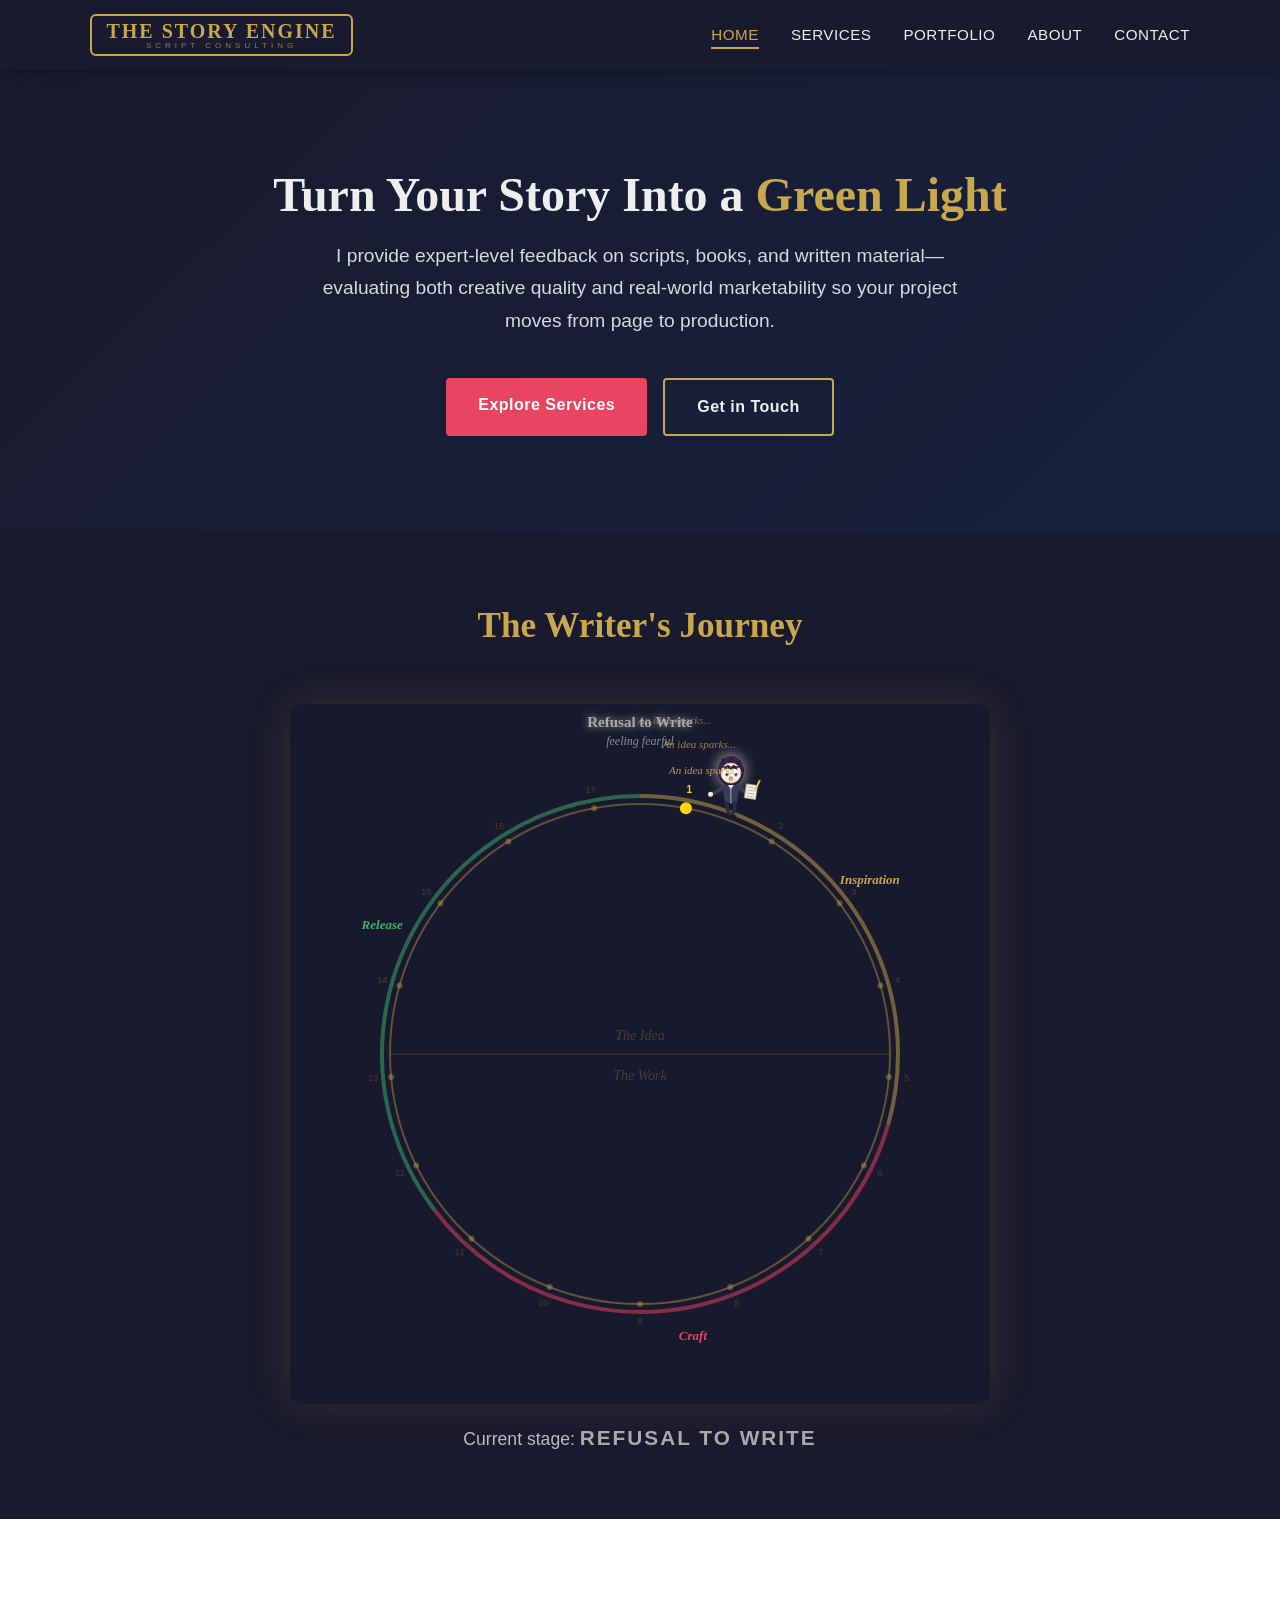
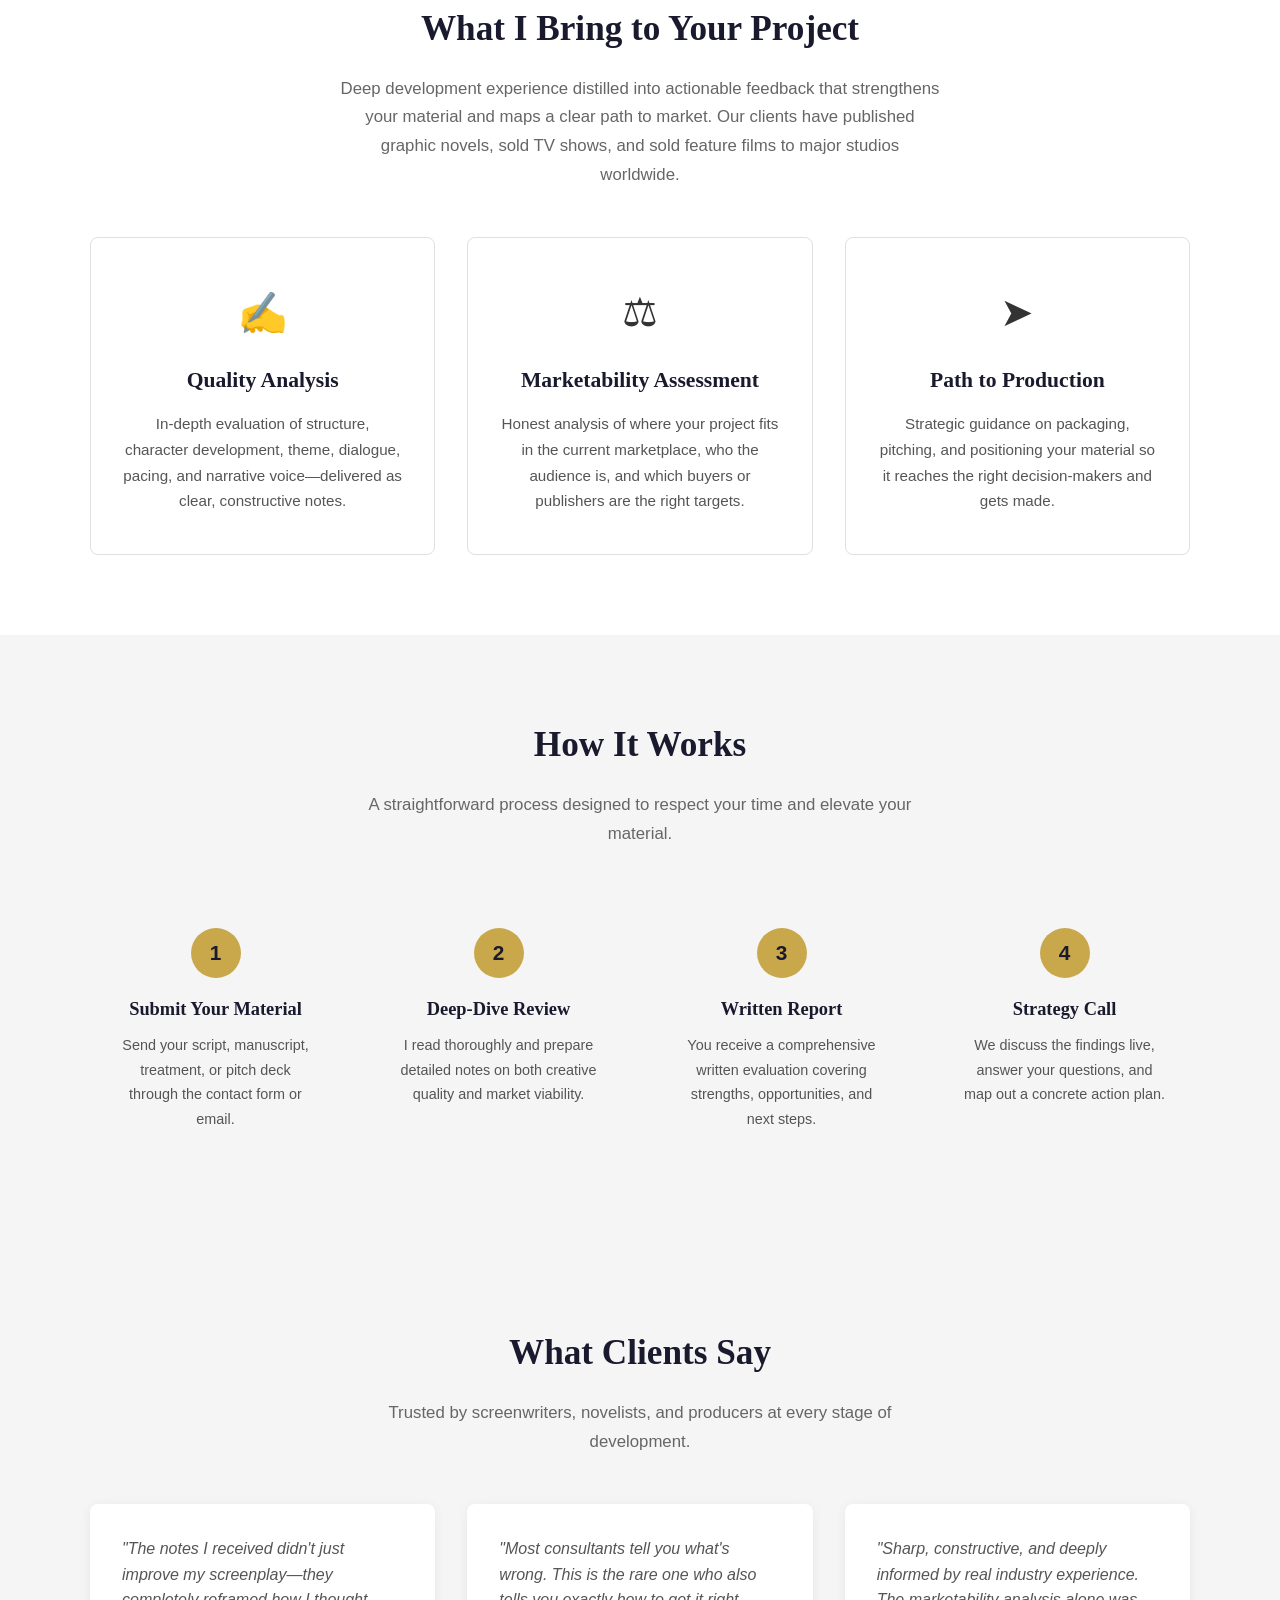
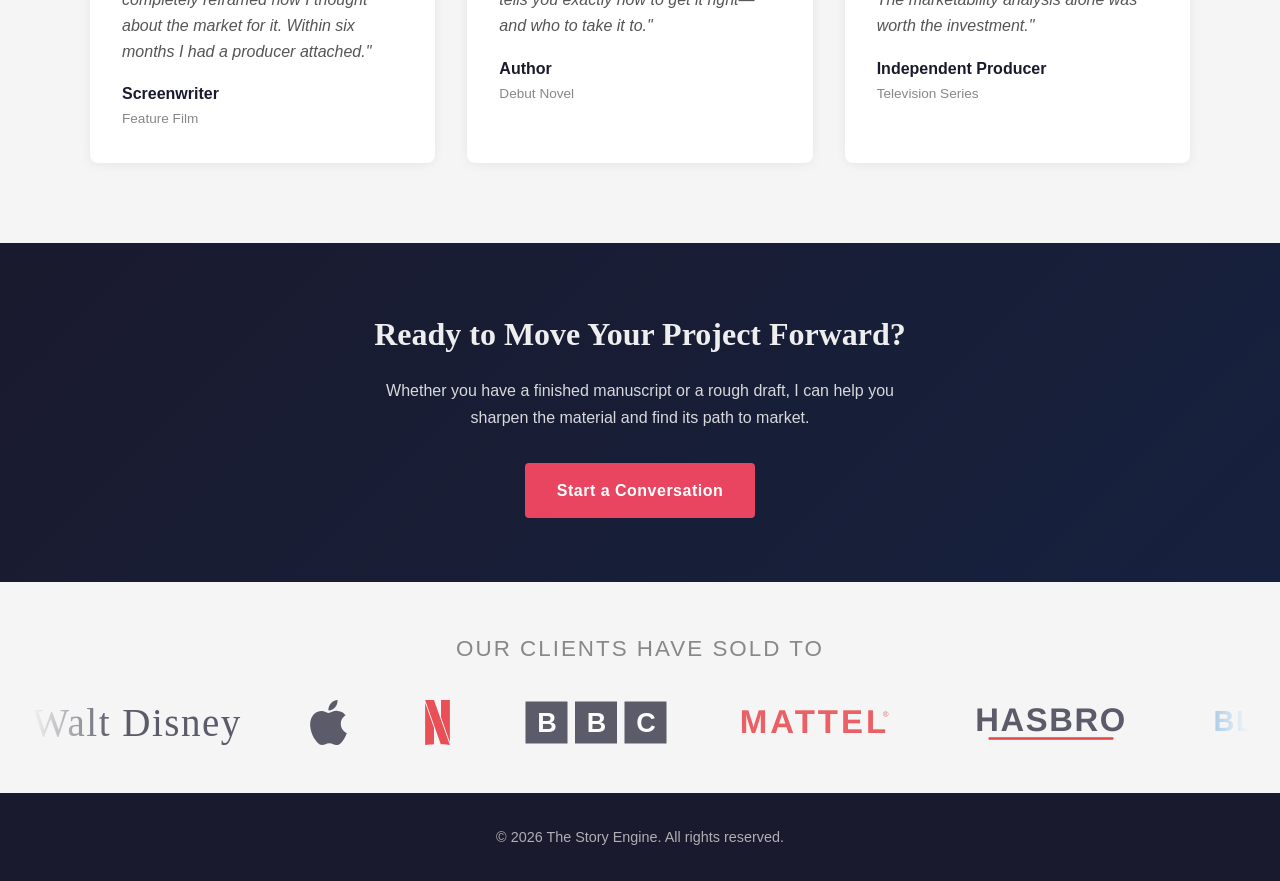
<file: index.html>
<!DOCTYPE html>
<html lang="en">
<head>
    <meta charset="UTF-8">
    <meta name="viewport" content="width=device-width, initial-scale=1.0">
    <link rel="stylesheet" href="styles.css">
    <title>The Story Engine | Script Consulting &amp; Development</title>
    <meta name="description" content="The Story Engine &mdash; Script consulting and development. Expert feedback on scripts, books, and written material to get your project made.">
</head>
<body>
    <header>
        <div class="header-inner">
            <div class="logo">
                <a href="index.html">
                    <span class="logo-badge">
                        <span class="logo-mark">
                            <span class="logo-main">The Story Engine</span>
                            <span class="logo-bottom">Script Consulting</span>
                        </span>
                    </span>
                </a>
            </div>
            <button class="nav-toggle" aria-label="Toggle navigation" onclick="document.querySelector('nav ul').classList.toggle('open')">&#9776;</button>
            <nav>
                <ul>
                    <li><a href="index.html" class="active">Home</a></li>
                    <li><a href="services.html">Services</a></li>
                    <li><a href="portfolio.html">Portfolio</a></li>
                    <li><a href="about.html">About</a></li>
                    <li><a href="contact.html">Contact</a></li>
                </ul>
            </nav>
        </div>
    </header>

    <!-- Hero -->
    <section class="hero">
        <h1>Turn Your Story Into a <span>Green Light</span></h1>
        <p class="tagline">
            I provide expert-level feedback on scripts, books, and written material&mdash;evaluating
            both creative quality and real-world marketability so your project moves from page to production.
        </p>
        <div class="cta-group">
            <a href="services.html" class="btn btn-primary">Explore Services</a>
            <a href="contact.html" class="btn btn-outline">Get in Touch</a>
        </div>
    </section>

    <!-- Hero's Journey Game -->
    <section class="trait-game-section">
        <div class="container" style="text-align:center;">
            <h2 class="section-title">The Writer's Journey</h2>
            <p class="section-subtitle"></p>
            <div class="trait-game-wrap">
                <canvas id="trait-game"></canvas>
            </div>
            <p class="trait-current">Current stage: <span id="trait-display">&mdash;</span></p>
        </div>
    </section>
    <script src="trait-game.js"></script>

    <!-- What I Do -->
    <section>
        <div class="container">
            <h2 class="section-title">What I Bring to Your Project</h2>
            <p class="section-subtitle">
                Deep development experience distilled into actionable feedback
                that strengthens your material and maps a clear path to market.
                Our clients have published graphic novels, sold TV shows, and sold feature films to major studios worldwide.
            </p>
            <div class="services-grid">
                <div class="service-card">
                    <div class="icon">&#9997;</div>
                    <h3>Quality Analysis</h3>
                    <p>
                        In-depth evaluation of structure, character development, theme,
                        dialogue, pacing, and narrative voice&mdash;delivered as clear, constructive notes.
                    </p>
                </div>
                <div class="service-card">
                    <div class="icon">&#9878;</div>
                    <h3>Marketability Assessment</h3>
                    <p>
                        Honest analysis of where your project fits in the current marketplace,
                        who the audience is, and which buyers or publishers are the right targets.
                    </p>
                </div>
                <div class="service-card">
                    <div class="icon">&#10148;</div>
                    <h3>Path to Production</h3>
                    <p>
                        Strategic guidance on packaging, pitching, and positioning your
                        material so it reaches the right decision-makers and gets made.
                    </p>
                </div>
            </div>
        </div>
    </section>

    <!-- How It Works -->
    <section style="background: var(--color-light);">
        <div class="container">
            <h2 class="section-title">How It Works</h2>
            <p class="section-subtitle">A straightforward process designed to respect your time and elevate your material.</p>
            <div class="process-steps">
                <div class="step">
                    <h3>Submit Your Material</h3>
                    <p>Send your script, manuscript, treatment, or pitch deck through the contact form or email.</p>
                </div>
                <div class="step">
                    <h3>Deep-Dive Review</h3>
                    <p>I read thoroughly and prepare detailed notes on both creative quality and market viability.</p>
                </div>
                <div class="step">
                    <h3>Written Report</h3>
                    <p>You receive a comprehensive written evaluation covering strengths, opportunities, and next steps.</p>
                </div>
                <div class="step">
                    <h3>Strategy Call</h3>
                    <p>We discuss the findings live, answer your questions, and map out a concrete action plan.</p>
                </div>
            </div>
        </div>
    </section>

    <!-- Testimonials -->
    <section class="testimonials">
        <div class="container">
            <h2 class="section-title">What Clients Say</h2>
            <p class="section-subtitle">Trusted by screenwriters, novelists, and producers at every stage of development.</p>
            <div class="testimonial-grid">
                <div class="testimonial">
                    <blockquote>
                        "The notes I received didn't just improve my screenplay&mdash;they completely
                        reframed how I thought about the market for it. Within six months I had a producer attached."
                    </blockquote>
                    <div class="author">Screenwriter</div>
                    <div class="role">Feature Film</div>
                </div>
                <div class="testimonial">
                    <blockquote>
                        "Most consultants tell you what's wrong. This is the rare one who also
                        tells you exactly how to get it right&mdash;and who to take it to."
                    </blockquote>
                    <div class="author">Author</div>
                    <div class="role">Debut Novel</div>
                </div>
                <div class="testimonial">
                    <blockquote>
                        "Sharp, constructive, and deeply informed by real industry experience.
                        The marketability analysis alone was worth the investment."
                    </blockquote>
                    <div class="author">Independent Producer</div>
                    <div class="role">Television Series</div>
                </div>
            </div>
        </div>
    </section>

    <!-- CTA -->
    <section class="cta-banner">
        <h2>Ready to Move Your Project Forward?</h2>
        <p>Whether you have a finished manuscript or a rough draft, I can help you sharpen the material and find its path to market.</p>
        <a href="contact.html" class="btn btn-primary">Start a Conversation</a>
    </section>

    <!-- Client Logos Rolling Banner -->
    <section class="client-banner">
        <h2 class="section-title">Our Clients Have Sold To</h2>
        <div class="marquee-wrapper">
            <div class="marquee-track">
                <img class="marquee-logo" src="logos/disney.svg" alt="Disney">
                <img class="marquee-logo" src="logos/apple.svg" alt="Apple">
                <img class="marquee-logo" src="logos/netflix.svg" alt="Netflix">
                <img class="marquee-logo" src="logos/bbc.svg" alt="BBC">
                <img class="marquee-logo" src="logos/mattel.svg" alt="Mattel">
                <img class="marquee-logo" src="logos/hasbro.svg" alt="Hasbro">
                <img class="marquee-logo" src="logos/bluezoo.svg" alt="Blue Zoo">
                <img class="marquee-logo" src="logos/amazon.svg" alt="Amazon">
                <img class="marquee-logo" src="logos/pbs.svg" alt="PBS">
                <img class="marquee-logo" src="logos/sony.svg" alt="Sony">
                <img class="marquee-logo" src="logos/nickelodeon.svg" alt="Nickelodeon">
                <img class="marquee-logo" src="logos/warnerbros.svg" alt="Warner Bros.">
                <!-- Duplicate for seamless loop -->
                <img class="marquee-logo" src="logos/disney.svg" alt="Disney">
                <img class="marquee-logo" src="logos/apple.svg" alt="Apple">
                <img class="marquee-logo" src="logos/netflix.svg" alt="Netflix">
                <img class="marquee-logo" src="logos/bbc.svg" alt="BBC">
                <img class="marquee-logo" src="logos/mattel.svg" alt="Mattel">
                <img class="marquee-logo" src="logos/hasbro.svg" alt="Hasbro">
                <img class="marquee-logo" src="logos/bluezoo.svg" alt="Blue Zoo">
                <img class="marquee-logo" src="logos/amazon.svg" alt="Amazon">
                <img class="marquee-logo" src="logos/pbs.svg" alt="PBS">
                <img class="marquee-logo" src="logos/sony.svg" alt="Sony">
                <img class="marquee-logo" src="logos/nickelodeon.svg" alt="Nickelodeon">
                <img class="marquee-logo" src="logos/warnerbros.svg" alt="Warner Bros.">
            </div>
        </div>
    </section>

    <footer>
        <p>&copy; 2026 The Story Engine. All rights reserved.</p>
    </footer>
</body>
</html>
</file>
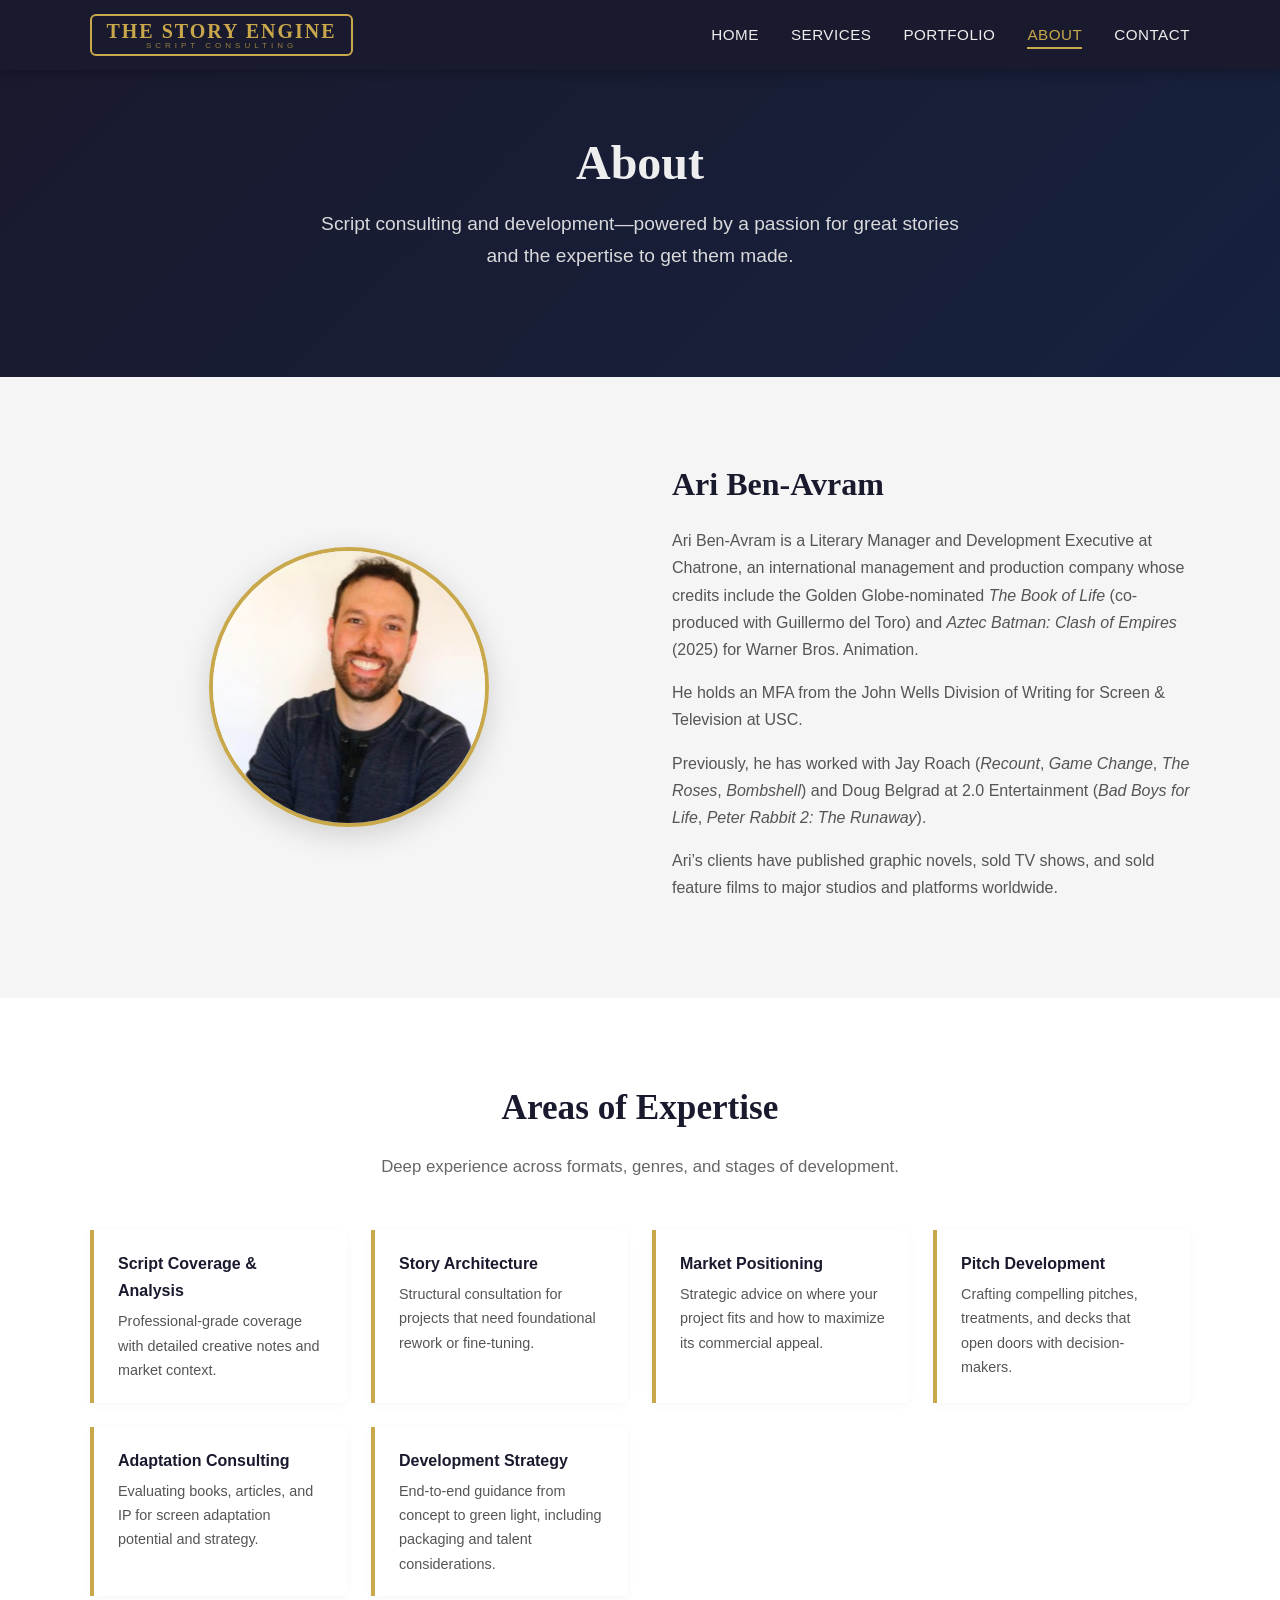
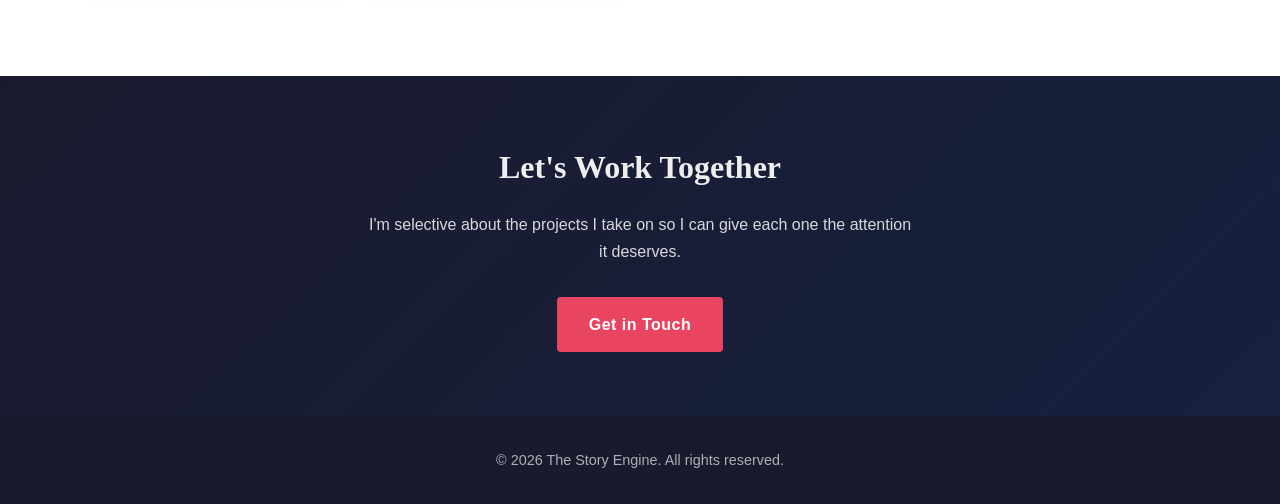
<file: about.html>
<!DOCTYPE html>
<html lang="en">
<head>
    <meta charset="UTF-8">
    <meta name="viewport" content="width=device-width, initial-scale=1.0">
    <link rel="stylesheet" href="styles.css">
    <title>About | The Story Engine</title>
    <meta name="description" content="Ari Ben-Avram is a Script Consultant and Development Executive at Chatrone. Learn about The Story Engine.">
</head>
<body>
    <header>
        <div class="header-inner">
            <div class="logo">
                <a href="index.html">
                    <span class="logo-badge">
                        <span class="logo-mark">
                            <span class="logo-main">The Story Engine</span>
                            <span class="logo-bottom">Script Consulting</span>
                        </span>
                    </span>
                </a>
            </div>
            <button class="nav-toggle" aria-label="Toggle navigation" onclick="document.querySelector('nav ul').classList.toggle('open')">&#9776;</button>
            <nav>
                <ul>
                    <li><a href="index.html">Home</a></li>
                    <li><a href="services.html">Services</a></li>
                    <li><a href="portfolio.html">Portfolio</a></li>
                    <li><a href="about.html" class="active">About</a></li>
                    <li><a href="contact.html">Contact</a></li>
                </ul>
            </nav>
        </div>
    </header>

    <!-- Page Hero -->
    <section class="hero" style="padding: 4rem 2rem;">
        <h1>About</h1>
        <p class="tagline">Script consulting and development&mdash;powered by a passion for great stories and the expertise to get them made.</p>
    </section>

    <!-- Bio -->
    <section class="about-intro">
        <div class="container two-col">
            <div class="about-photo-col">
                <img src="images/ari.jpg" alt="Ari Ben-Avram" class="about-headshot">
            </div>
            <div class="text">
                <h2>Ari Ben-Avram</h2>
                <p>
                    Ari Ben-Avram is a Literary Manager and Development Executive at Chatrone,
                    an international management and production company whose credits include the
                    Golden Globe-nominated <em>The Book of Life</em> (co-produced with Guillermo
                    del Toro) and <em>Aztec Batman: Clash of Empires</em> (2025) for Warner Bros. Animation.
                </p>
                <p>
                    He holds an MFA from the John Wells Division of Writing for Screen &amp; Television at USC.
                </p>
                <p>
                    Previously, he has worked with Jay Roach (<em>Recount</em>, <em>Game Change</em>,
                    <em>The Roses</em>, <em>Bombshell</em>) and Doug Belgrad at 2.0 Entertainment
                    (<em>Bad Boys for Life</em>, <em>Peter Rabbit 2: The Runaway</em>).
                </p>
                <p>
                    Ari&rsquo;s clients have published graphic novels, sold TV shows, and sold feature films
                    to major studios and platforms worldwide.
                </p>
            </div>
        </div>
    </section>

    <!-- Expertise -->
    <section>
        <div class="container">
            <h2 class="section-title">Areas of Expertise</h2>
            <p class="section-subtitle">Deep experience across formats, genres, and stages of development.</p>
            <div class="expertise-list">
                <div class="expertise-item">
                    <h4>Script Coverage &amp; Analysis</h4>
                    <p>Professional-grade coverage with detailed creative notes and market context.</p>
                </div>
                <div class="expertise-item">
                    <h4>Story Architecture</h4>
                    <p>Structural consultation for projects that need foundational rework or fine-tuning.</p>
                </div>
                <div class="expertise-item">
                    <h4>Market Positioning</h4>
                    <p>Strategic advice on where your project fits and how to maximize its commercial appeal.</p>
                </div>
                <div class="expertise-item">
                    <h4>Pitch Development</h4>
                    <p>Crafting compelling pitches, treatments, and decks that open doors with decision-makers.</p>
                </div>
                <div class="expertise-item">
                    <h4>Adaptation Consulting</h4>
                    <p>Evaluating books, articles, and IP for screen adaptation potential and strategy.</p>
                </div>
                <div class="expertise-item">
                    <h4>Development Strategy</h4>
                    <p>End-to-end guidance from concept to green light, including packaging and talent considerations.</p>
                </div>
            </div>
        </div>
    </section>

    <!-- CTA -->
    <section class="cta-banner">
        <h2>Let's Work Together</h2>
        <p>I'm selective about the projects I take on so I can give each one the attention it deserves.</p>
        <a href="contact.html" class="btn btn-primary">Get in Touch</a>
    </section>

    <footer>
        <p>&copy; 2026 The Story Engine. All rights reserved.</p>
    </footer>
</body>
</html>
</file>
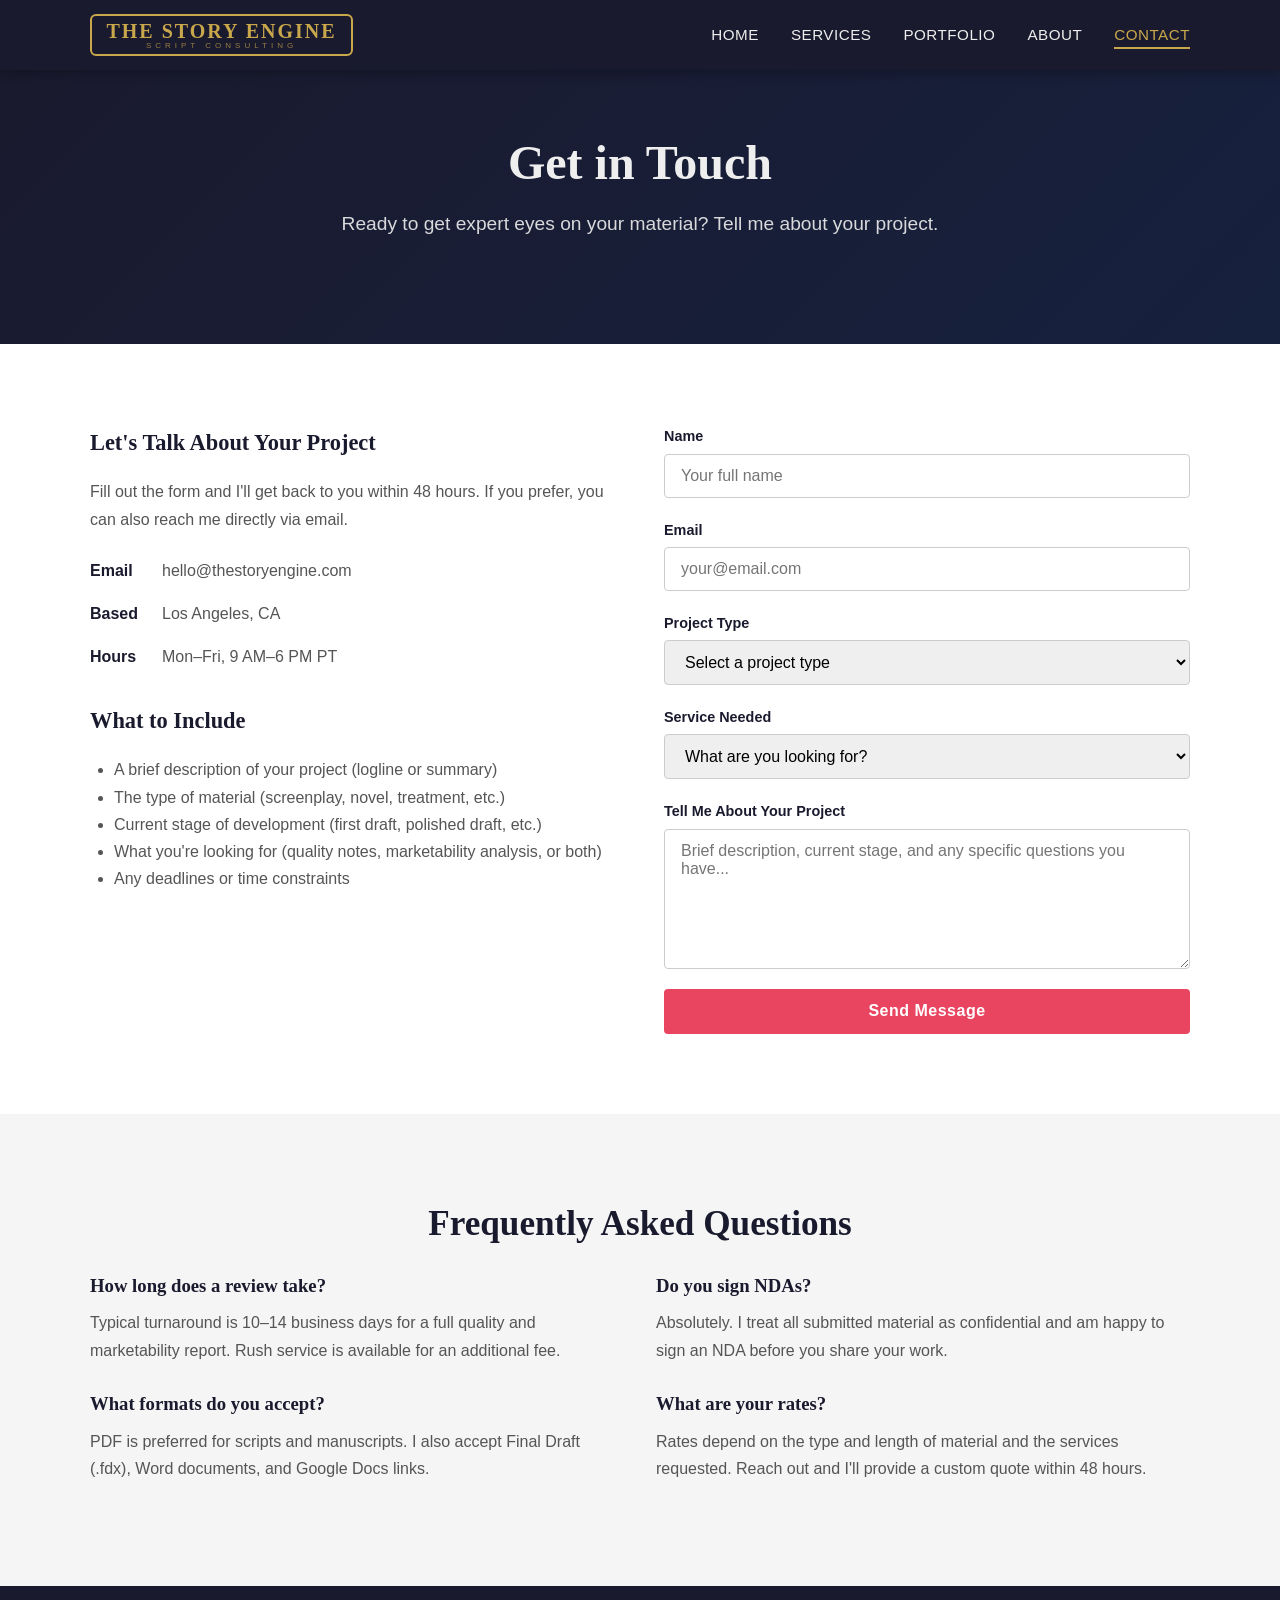
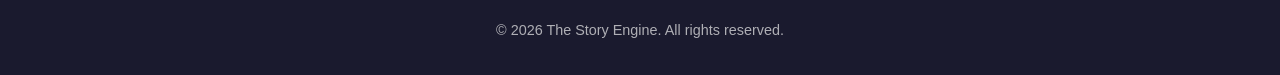
<file: contact.html>
<!DOCTYPE html>
<html lang="en">
<head>
    <meta charset="UTF-8">
    <meta name="viewport" content="width=device-width, initial-scale=1.0">
    <link rel="stylesheet" href="styles.css">
    <title>Contact | The Story Engine</title>
    <meta name="description" content="Get in touch to discuss your script, manuscript, or creative project. Submit your material for evaluation.">
</head>
<body>
    <header>
        <div class="header-inner">
            <div class="logo">
                <a href="index.html">
                    <span class="logo-badge">
                        <span class="logo-mark">
                            <span class="logo-main">The Story Engine</span>
                            <span class="logo-bottom">Script Consulting</span>
                        </span>
                    </span>
                </a>
            </div>
            <button class="nav-toggle" aria-label="Toggle navigation" onclick="document.querySelector('nav ul').classList.toggle('open')">&#9776;</button>
            <nav>
                <ul>
                    <li><a href="index.html">Home</a></li>
                    <li><a href="services.html">Services</a></li>
                    <li><a href="portfolio.html">Portfolio</a></li>
                    <li><a href="about.html">About</a></li>
                    <li><a href="contact.html" class="active">Contact</a></li>
                </ul>
            </nav>
        </div>
    </header>

    <!-- Page Hero -->
    <section class="hero" style="padding: 4rem 2rem;">
        <h1>Get in Touch</h1>
        <p class="tagline">Ready to get expert eyes on your material? Tell me about your project.</p>
    </section>

    <!-- Contact Form & Info -->
    <section>
        <div class="container contact-grid">
            <div class="contact-info">
                <h3>Let's Talk About Your Project</h3>
                <p>
                    Fill out the form and I'll get back to you within 48 hours. If you prefer,
                    you can also reach me directly via email.
                </p>

                <div class="contact-detail">
                    <span class="label">Email</span>
                    <span>hello@thestoryengine.com</span>
                </div>
                <div class="contact-detail">
                    <span class="label">Based</span>
                    <span>Los Angeles, CA</span>
                </div>
                <div class="contact-detail">
                    <span class="label">Hours</span>
                    <span>Mon&ndash;Fri, 9 AM&ndash;6 PM PT</span>
                </div>

                <div style="margin-top:2rem;">
                    <h3>What to Include</h3>
                    <ul style="list-style:disc; padding-left:1.5rem; color:#555; margin-top:0.5rem;">
                        <li>A brief description of your project (logline or summary)</li>
                        <li>The type of material (screenplay, novel, treatment, etc.)</li>
                        <li>Current stage of development (first draft, polished draft, etc.)</li>
                        <li>What you're looking for (quality notes, marketability analysis, or both)</li>
                        <li>Any deadlines or time constraints</li>
                    </ul>
                </div>
            </div>

            <form class="contact-form" action="#" method="POST">
                <div class="form-group">
                    <label for="name">Name</label>
                    <input type="text" id="name" name="name" placeholder="Your full name" required>
                </div>
                <div class="form-group">
                    <label for="email">Email</label>
                    <input type="email" id="email" name="email" placeholder="your@email.com" required>
                </div>
                <div class="form-group">
                    <label for="project-type">Project Type</label>
                    <select id="project-type" name="project-type" required>
                        <option value="" disabled selected>Select a project type</option>
                        <option value="screenplay">Screenplay</option>
                        <option value="tv-pilot">TV Pilot / Series</option>
                        <option value="novel">Novel / Manuscript</option>
                        <option value="non-fiction">Non-Fiction / Memoir</option>
                        <option value="treatment">Treatment / Pitch Deck</option>
                        <option value="other">Other</option>
                    </select>
                </div>
                <div class="form-group">
                    <label for="service">Service Needed</label>
                    <select id="service" name="service" required>
                        <option value="" disabled selected>What are you looking for?</option>
                        <option value="quality">Quality Analysis</option>
                        <option value="marketability">Marketability Assessment</option>
                        <option value="both">Both (Quality + Marketability)</option>
                        <option value="consultation">General Consultation</option>
                    </select>
                </div>
                <div class="form-group">
                    <label for="message">Tell Me About Your Project</label>
                    <textarea id="message" name="message" placeholder="Brief description, current stage, and any specific questions you have..." required></textarea>
                </div>
                <button type="submit" class="btn btn-primary">Send Message</button>
            </form>
        </div>
    </section>

    <!-- FAQ -->
    <section style="background: var(--color-light);">
        <div class="container">
            <h2 class="section-title">Frequently Asked Questions</h2>
            <div class="two-col" style="gap:2rem;">
                <div class="text">
                    <h3 style="font-family:var(--font-heading); color:var(--color-primary); margin-bottom:0.5rem;">How long does a review take?</h3>
                    <p style="color:#555; margin-bottom:1.5rem;">
                        Typical turnaround is 10&ndash;14 business days for a full quality and
                        marketability report. Rush service is available for an additional fee.
                    </p>
                    <h3 style="font-family:var(--font-heading); color:var(--color-primary); margin-bottom:0.5rem;">What formats do you accept?</h3>
                    <p style="color:#555; margin-bottom:1.5rem;">
                        PDF is preferred for scripts and manuscripts. I also accept Final Draft (.fdx),
                        Word documents, and Google Docs links.
                    </p>
                </div>
                <div class="text">
                    <h3 style="font-family:var(--font-heading); color:var(--color-primary); margin-bottom:0.5rem;">Do you sign NDAs?</h3>
                    <p style="color:#555; margin-bottom:1.5rem;">
                        Absolutely. I treat all submitted material as confidential and am happy
                        to sign an NDA before you share your work.
                    </p>
                    <h3 style="font-family:var(--font-heading); color:var(--color-primary); margin-bottom:0.5rem;">What are your rates?</h3>
                    <p style="color:#555; margin-bottom:1.5rem;">
                        Rates depend on the type and length of material and the services requested.
                        Reach out and I'll provide a custom quote within 48 hours.
                    </p>
                </div>
            </div>
        </div>
    </section>

    <footer>
        <p>&copy; 2026 The Story Engine. All rights reserved.</p>
    </footer>
</body>
</html>
</file>
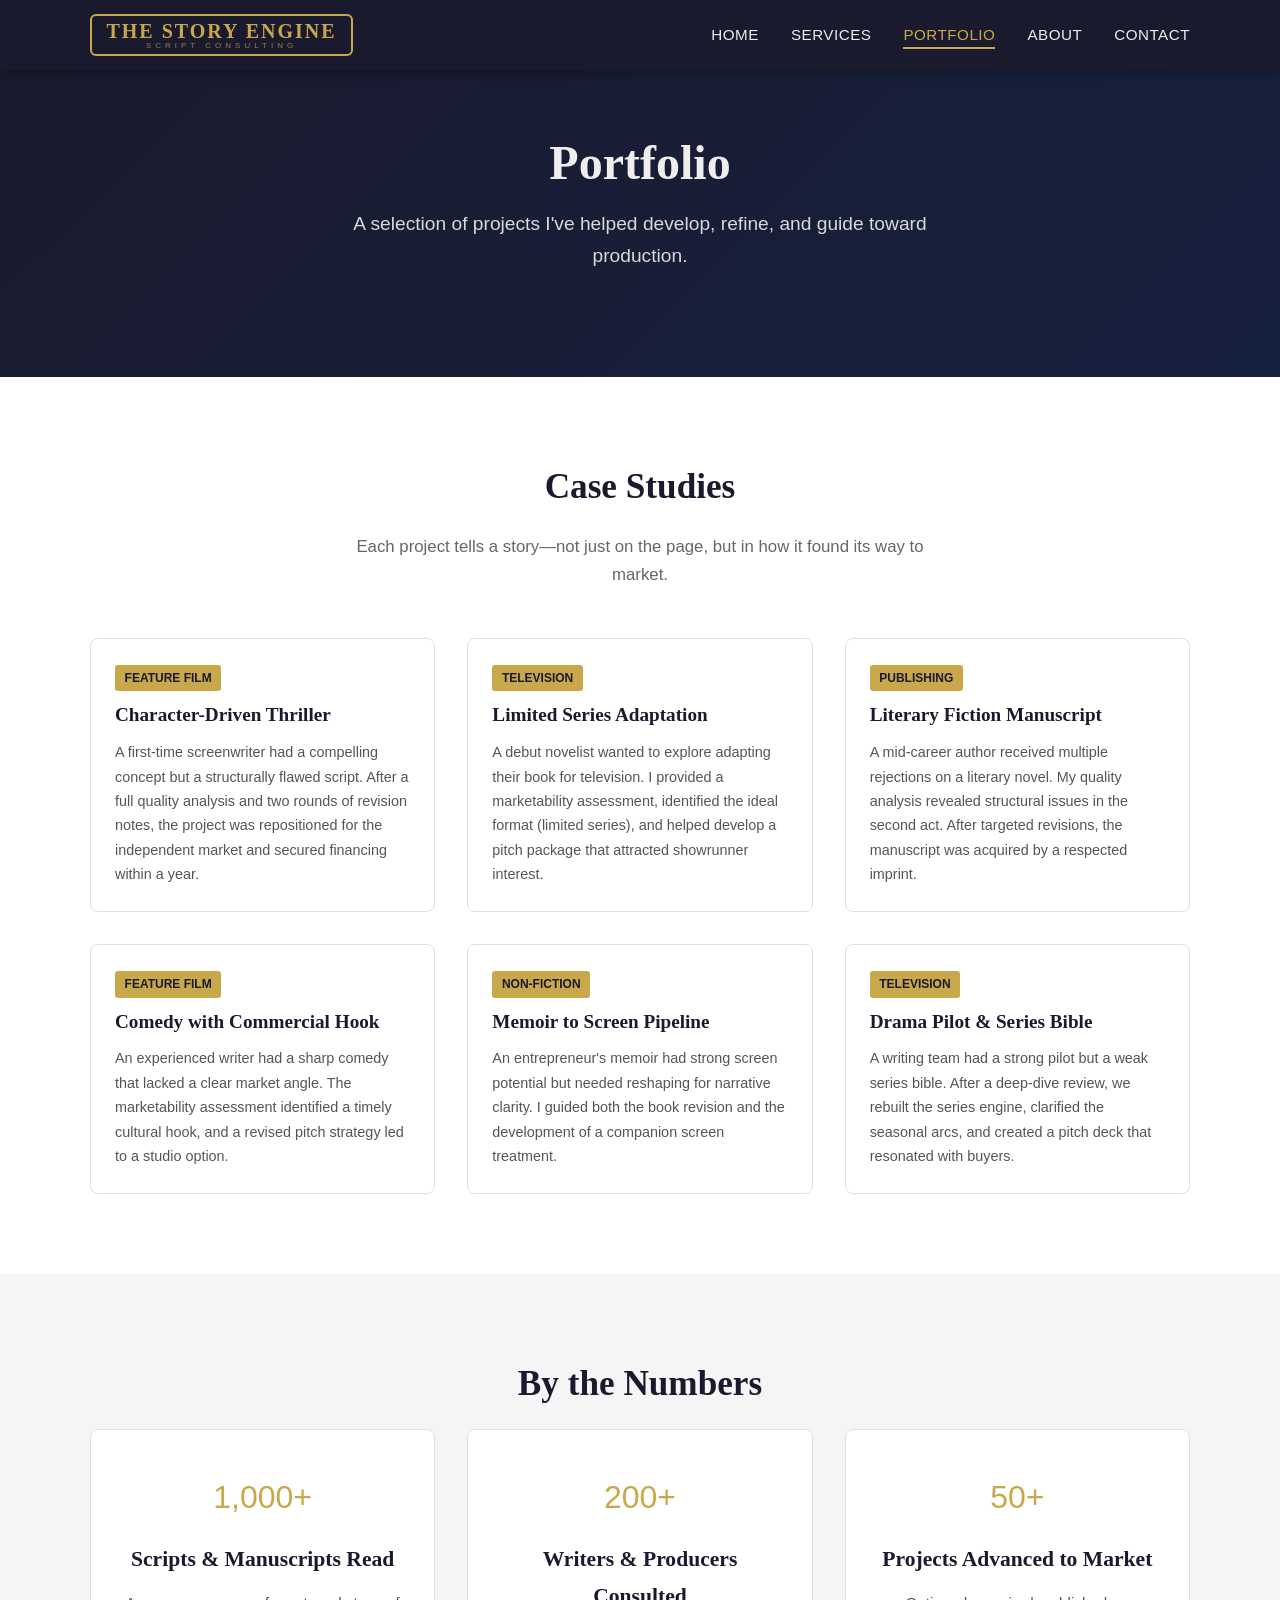
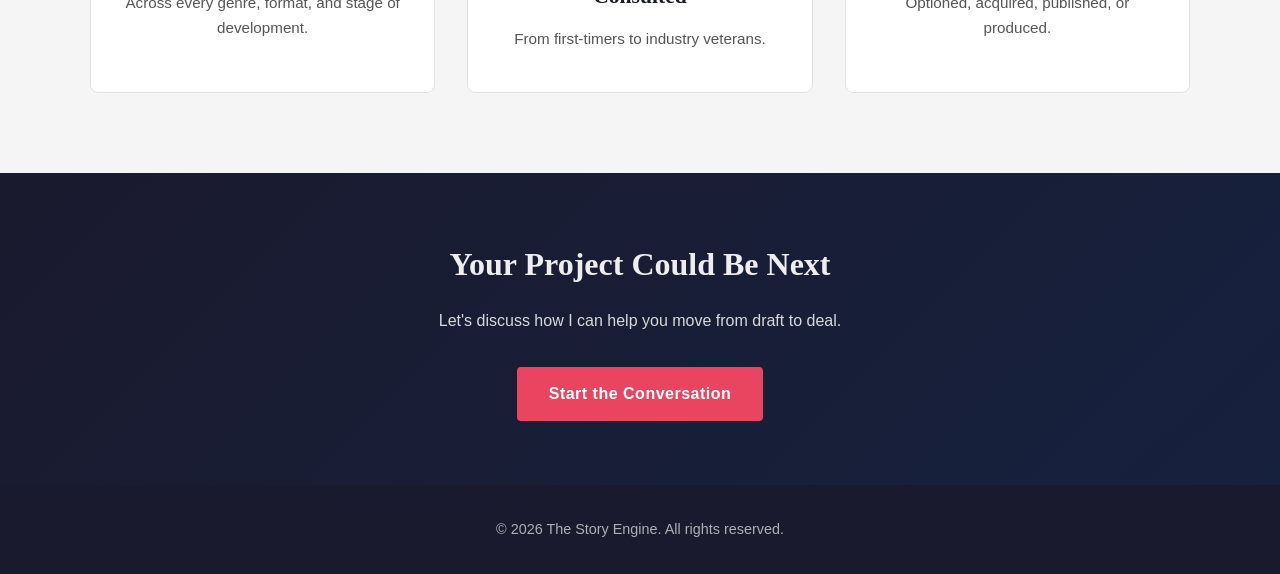
<file: portfolio.html>
<!DOCTYPE html>
<html lang="en">
<head>
    <meta charset="UTF-8">
    <meta name="viewport" content="width=device-width, initial-scale=1.0">
    <link rel="stylesheet" href="styles.css">
    <title>Portfolio | The Story Engine</title>
    <meta name="description" content="Sample case studies and highlights from projects I've helped develop and bring to market.">
</head>
<body>
    <header>
        <div class="header-inner">
            <div class="logo">
                <a href="index.html">
                    <span class="logo-badge">
                        <span class="logo-mark">
                            <span class="logo-main">The Story Engine</span>
                            <span class="logo-bottom">Script Consulting</span>
                        </span>
                    </span>
                </a>
            </div>
            <button class="nav-toggle" aria-label="Toggle navigation" onclick="document.querySelector('nav ul').classList.toggle('open')">&#9776;</button>
            <nav>
                <ul>
                    <li><a href="index.html">Home</a></li>
                    <li><a href="services.html">Services</a></li>
                    <li><a href="portfolio.html" class="active">Portfolio</a></li>
                    <li><a href="about.html">About</a></li>
                    <li><a href="contact.html">Contact</a></li>
                </ul>
            </nav>
        </div>
    </header>

    <!-- Page Hero -->
    <section class="hero" style="padding: 4rem 2rem;">
        <h1>Portfolio</h1>
        <p class="tagline">A selection of projects I've helped develop, refine, and guide toward production.</p>
    </section>

    <!-- Case Studies -->
    <section>
        <div class="container">
            <h2 class="section-title">Case Studies</h2>
            <p class="section-subtitle">Each project tells a story&mdash;not just on the page, but in how it found its way to market.</p>
            <div class="portfolio-grid">
                <div class="portfolio-card">
                    <div class="card-body">
                        <span class="category">Feature Film</span>
                        <h3>Character-Driven Thriller</h3>
                        <p>
                            A first-time screenwriter had a compelling concept but a structurally
                            flawed script. After a full quality analysis and two rounds of revision notes,
                            the project was repositioned for the independent market and secured
                            financing within a year.
                        </p>
                    </div>
                </div>
                <div class="portfolio-card">
                    <div class="card-body">
                        <span class="category">Television</span>
                        <h3>Limited Series Adaptation</h3>
                        <p>
                            A debut novelist wanted to explore adapting their book for television.
                            I provided a marketability assessment, identified the ideal format (limited series),
                            and helped develop a pitch package that attracted showrunner interest.
                        </p>
                    </div>
                </div>
                <div class="portfolio-card">
                    <div class="card-body">
                        <span class="category">Publishing</span>
                        <h3>Literary Fiction Manuscript</h3>
                        <p>
                            A mid-career author received multiple rejections on a literary novel.
                            My quality analysis revealed structural issues in the second act.
                            After targeted revisions, the manuscript was acquired by a respected imprint.
                        </p>
                    </div>
                </div>
                <div class="portfolio-card">
                    <div class="card-body">
                        <span class="category">Feature Film</span>
                        <h3>Comedy with Commercial Hook</h3>
                        <p>
                            An experienced writer had a sharp comedy that lacked a clear market angle.
                            The marketability assessment identified a timely cultural hook, and a revised
                            pitch strategy led to a studio option.
                        </p>
                    </div>
                </div>
                <div class="portfolio-card">
                    <div class="card-body">
                        <span class="category">Non-Fiction</span>
                        <h3>Memoir to Screen Pipeline</h3>
                        <p>
                            An entrepreneur's memoir had strong screen potential but needed reshaping
                            for narrative clarity. I guided both the book revision and the development
                            of a companion screen treatment.
                        </p>
                    </div>
                </div>
                <div class="portfolio-card">
                    <div class="card-body">
                        <span class="category">Television</span>
                        <h3>Drama Pilot &amp; Series Bible</h3>
                        <p>
                            A writing team had a strong pilot but a weak series bible. After a deep-dive
                            review, we rebuilt the series engine, clarified the seasonal arcs, and created
                            a pitch deck that resonated with buyers.
                        </p>
                    </div>
                </div>
            </div>
        </div>
    </section>

    <!-- Stats -->
    <section style="background: var(--color-light);">
        <div class="container">
            <h2 class="section-title">By the Numbers</h2>
            <div class="services-grid" style="text-align:center;">
                <div class="service-card">
                    <div class="icon" style="font-size:2rem; color: var(--color-gold);">1,000+</div>
                    <h3>Scripts &amp; Manuscripts Read</h3>
                    <p>Across every genre, format, and stage of development.</p>
                </div>
                <div class="service-card">
                    <div class="icon" style="font-size:2rem; color: var(--color-gold);">200+</div>
                    <h3>Writers &amp; Producers Consulted</h3>
                    <p>From first-timers to industry veterans.</p>
                </div>
                <div class="service-card">
                    <div class="icon" style="font-size:2rem; color: var(--color-gold);">50+</div>
                    <h3>Projects Advanced to Market</h3>
                    <p>Optioned, acquired, published, or produced.</p>
                </div>
            </div>
        </div>
    </section>

    <!-- CTA -->
    <section class="cta-banner">
        <h2>Your Project Could Be Next</h2>
        <p>Let's discuss how I can help you move from draft to deal.</p>
        <a href="contact.html" class="btn btn-primary">Start the Conversation</a>
    </section>

    <footer>
        <p>&copy; 2026 The Story Engine. All rights reserved.</p>
    </footer>
</body>
</html>
</file>
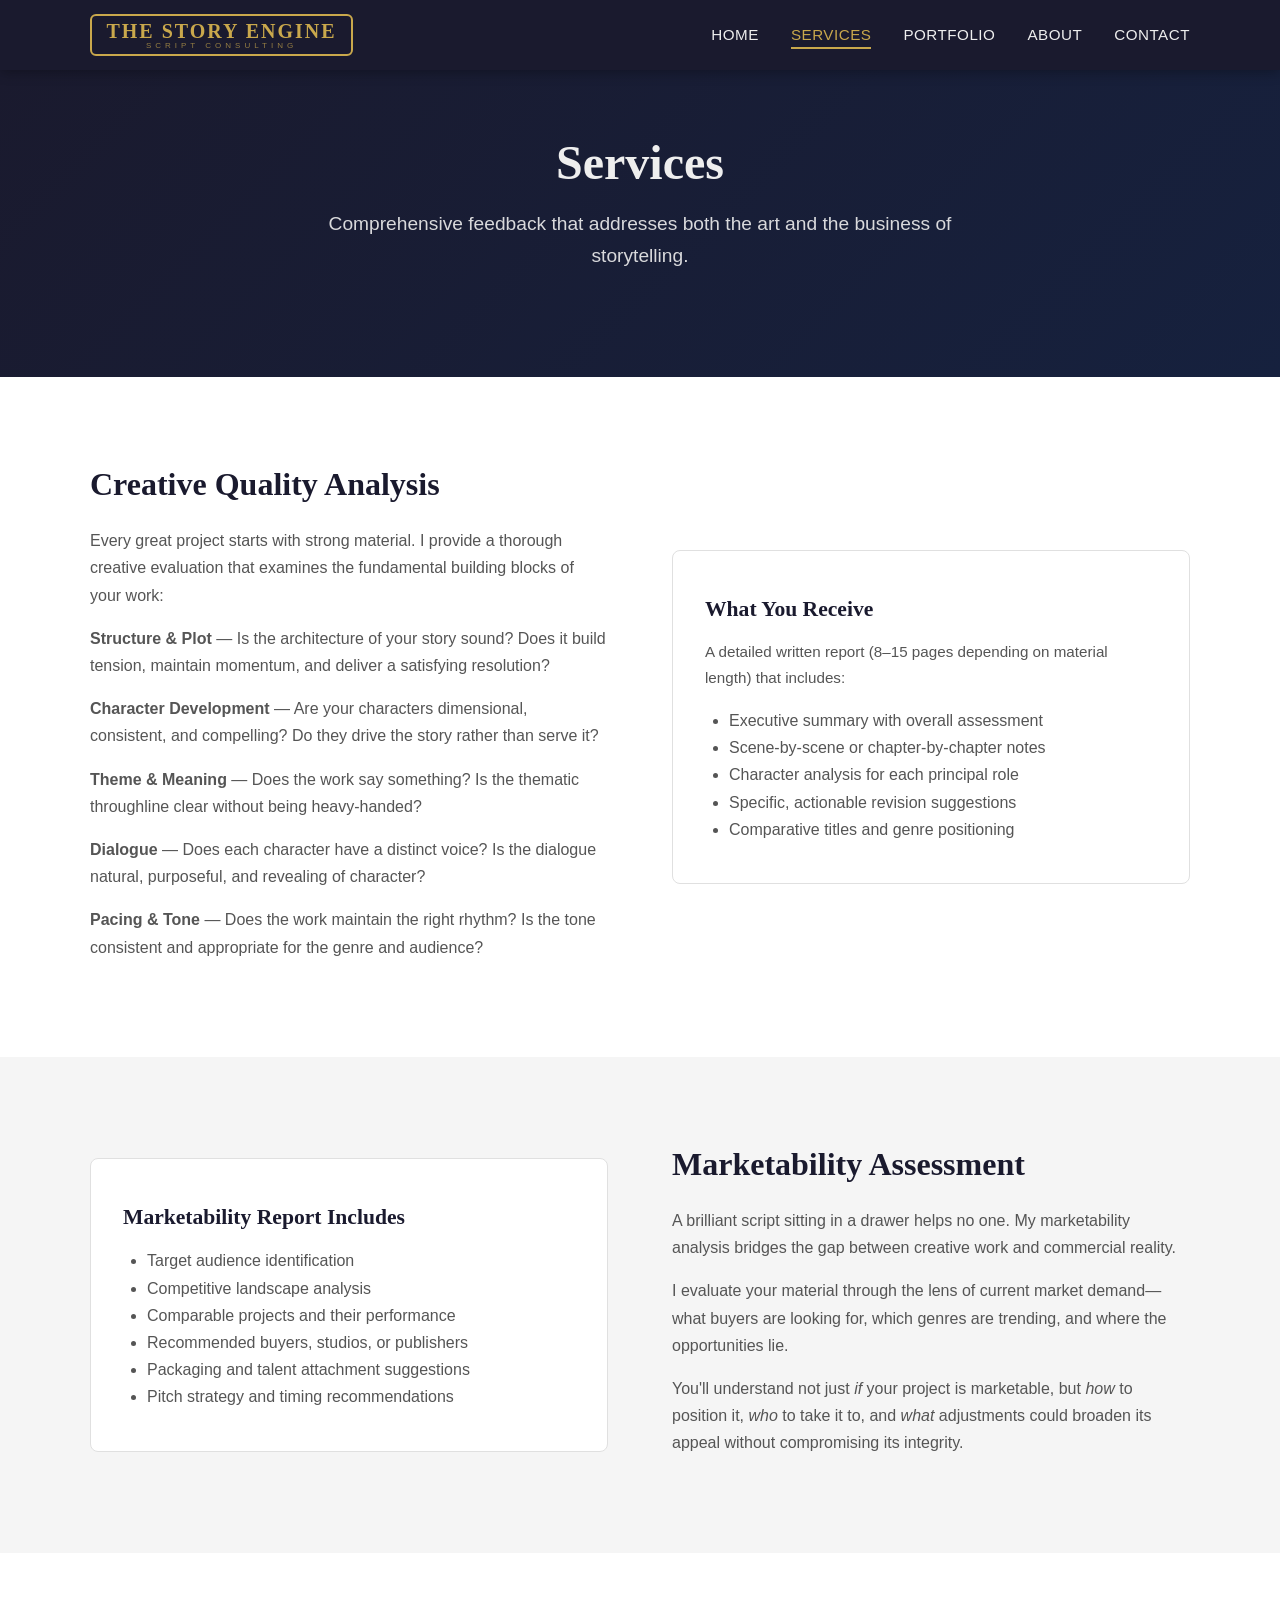
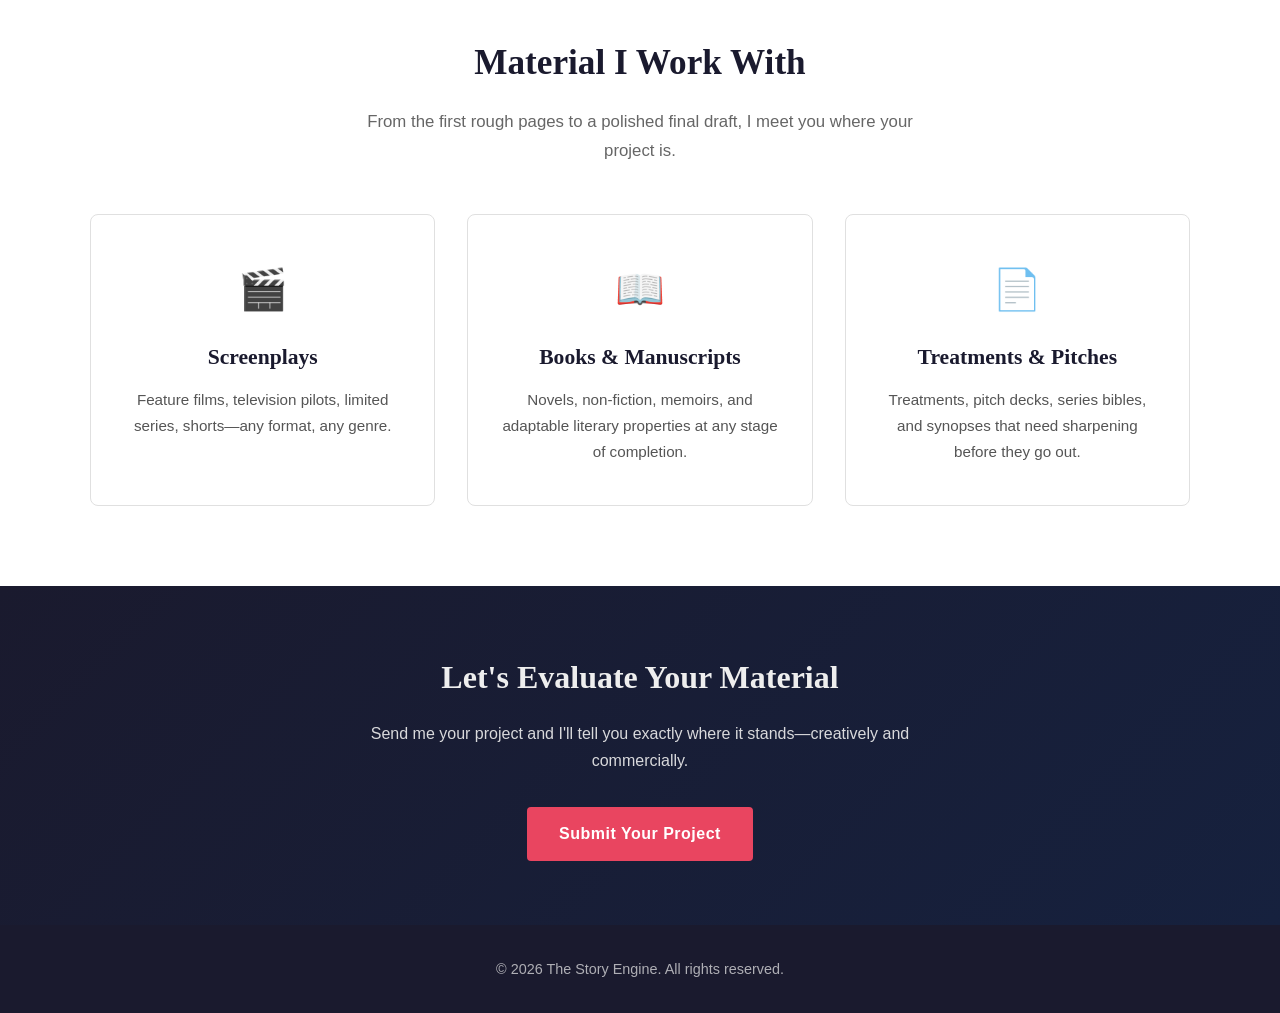
<file: services.html>
<!DOCTYPE html>
<html lang="en">
<head>
    <meta charset="UTF-8">
    <meta name="viewport" content="width=device-width, initial-scale=1.0">
    <link rel="stylesheet" href="styles.css">
    <title>Services | The Story Engine</title>
    <meta name="description" content="Script coverage, manuscript evaluation, marketability analysis, and strategic development consulting.">
</head>
<body>
    <header>
        <div class="header-inner">
            <div class="logo">
                <a href="index.html">
                    <span class="logo-badge">
                        <span class="logo-mark">
                            <span class="logo-main">The Story Engine</span>
                            <span class="logo-bottom">Script Consulting</span>
                        </span>
                    </span>
                </a>
            </div>
            <button class="nav-toggle" aria-label="Toggle navigation" onclick="document.querySelector('nav ul').classList.toggle('open')">&#9776;</button>
            <nav>
                <ul>
                    <li><a href="index.html">Home</a></li>
                    <li><a href="services.html" class="active">Services</a></li>
                    <li><a href="portfolio.html">Portfolio</a></li>
                    <li><a href="about.html">About</a></li>
                    <li><a href="contact.html">Contact</a></li>
                </ul>
            </nav>
        </div>
    </header>

    <!-- Page Hero -->
    <section class="hero" style="padding: 4rem 2rem;">
        <h1>Services</h1>
        <p class="tagline">Comprehensive feedback that addresses both the art and the business of storytelling.</p>
    </section>

    <!-- Quality Analysis -->
    <section>
        <div class="container two-col">
            <div class="text">
                <h2>Creative Quality Analysis</h2>
                <p>
                    Every great project starts with strong material. I provide a thorough
                    creative evaluation that examines the fundamental building blocks of your work:
                </p>
                <p>
                    <strong>Structure &amp; Plot</strong> &mdash; Is the architecture of your story sound?
                    Does it build tension, maintain momentum, and deliver a satisfying resolution?
                </p>
                <p>
                    <strong>Character Development</strong> &mdash; Are your characters dimensional, consistent,
                    and compelling? Do they drive the story rather than serve it?
                </p>
                <p>
                    <strong>Theme &amp; Meaning</strong> &mdash; Does the work say something? Is the thematic
                    throughline clear without being heavy-handed?
                </p>
                <p>
                    <strong>Dialogue</strong> &mdash; Does each character have a distinct voice? Is the
                    dialogue natural, purposeful, and revealing of character?
                </p>
                <p>
                    <strong>Pacing &amp; Tone</strong> &mdash; Does the work maintain the right rhythm?
                    Is the tone consistent and appropriate for the genre and audience?
                </p>
            </div>
            <div class="text">
                <div class="service-card" style="text-align:left;">
                    <h3>What You Receive</h3>
                    <p>A detailed written report (8&ndash;15 pages depending on material length) that includes:</p>
                    <ul style="list-style:disc; padding-left:1.5rem; margin-top:0.75rem; color:#555;">
                        <li>Executive summary with overall assessment</li>
                        <li>Scene-by-scene or chapter-by-chapter notes</li>
                        <li>Character analysis for each principal role</li>
                        <li>Specific, actionable revision suggestions</li>
                        <li>Comparative titles and genre positioning</li>
                    </ul>
                </div>
            </div>
        </div>
    </section>

    <!-- Marketability -->
    <section style="background: var(--color-light);">
        <div class="container two-col">
            <div class="text">
                <div class="service-card" style="text-align:left;">
                    <h3>Marketability Report Includes</h3>
                    <ul style="list-style:disc; padding-left:1.5rem; margin-top:0.75rem; color:#555;">
                        <li>Target audience identification</li>
                        <li>Competitive landscape analysis</li>
                        <li>Comparable projects and their performance</li>
                        <li>Recommended buyers, studios, or publishers</li>
                        <li>Packaging and talent attachment suggestions</li>
                        <li>Pitch strategy and timing recommendations</li>
                    </ul>
                </div>
            </div>
            <div class="text">
                <h2>Marketability Assessment</h2>
                <p>
                    A brilliant script sitting in a drawer helps no one. My marketability analysis
                    bridges the gap between creative work and commercial reality.
                </p>
                <p>
                    I evaluate your material through the lens of current market demand&mdash;what
                    buyers are looking for, which genres are trending, and where the opportunities lie.
                </p>
                <p>
                    You'll understand not just <em>if</em> your project is marketable, but <em>how</em>
                    to position it, <em>who</em> to take it to, and <em>what</em> adjustments could
                    broaden its appeal without compromising its integrity.
                </p>
            </div>
        </div>
    </section>

    <!-- Material Types -->
    <section>
        <div class="container">
            <h2 class="section-title">Material I Work With</h2>
            <p class="section-subtitle">From the first rough pages to a polished final draft, I meet you where your project is.</p>
            <div class="services-grid">
                <div class="service-card">
                    <div class="icon">&#127916;</div>
                    <h3>Screenplays</h3>
                    <p>Feature films, television pilots, limited series, shorts&mdash;any format, any genre.</p>
                </div>
                <div class="service-card">
                    <div class="icon">&#128214;</div>
                    <h3>Books &amp; Manuscripts</h3>
                    <p>Novels, non-fiction, memoirs, and adaptable literary properties at any stage of completion.</p>
                </div>
                <div class="service-card">
                    <div class="icon">&#128196;</div>
                    <h3>Treatments &amp; Pitches</h3>
                    <p>Treatments, pitch decks, series bibles, and synopses that need sharpening before they go out.</p>
                </div>
            </div>
        </div>
    </section>

    <!-- CTA -->
    <section class="cta-banner">
        <h2>Let's Evaluate Your Material</h2>
        <p>Send me your project and I'll tell you exactly where it stands&mdash;creatively and commercially.</p>
        <a href="contact.html" class="btn btn-primary">Submit Your Project</a>
    </section>

    <footer>
        <p>&copy; 2026 The Story Engine. All rights reserved.</p>
    </footer>
</body>
</html>
</file>
<file: styles.css>
/* ===== Reset & Base ===== */
*, *::before, *::after {
  margin: 0;
  padding: 0;
  box-sizing: border-box;
}

:root {
  --color-primary: #1a1a2e;
  --color-secondary: #16213e;
  --color-accent: #e94560;
  --color-gold: #c9a84c;
  --color-light: #f5f5f5;
  --color-text: #333;
  --color-text-light: #eee;
  --font-heading: 'Georgia', 'Times New Roman', serif;
  --font-body: 'Segoe UI', 'Helvetica Neue', Arial, sans-serif;
  --max-width: 1100px;
  --transition: 0.3s ease;
}

html {
  scroll-behavior: smooth;
}

body {
  font-family: var(--font-body);
  color: var(--color-text);
  line-height: 1.7;
  background: #fff;
}

a {
  color: inherit;
  text-decoration: none;
}

img {
  max-width: 100%;
  display: block;
}

ul {
  list-style: none;
}

/* ===== Header / Nav ===== */
header {
  background: var(--color-primary);
  color: var(--color-text-light);
  padding: 0 2rem;
  position: sticky;
  top: 0;
  z-index: 100;
  box-shadow: 0 2px 12px rgba(0,0,0,0.3);
}

header .header-inner {
  max-width: var(--max-width);
  margin: 0 auto;
  display: flex;
  align-items: center;
  justify-content: space-between;
  height: 70px;
}

header .logo {
  display: flex;
  align-items: center;
}

header .logo .logo-img {
  height: 55px;
  width: auto;
}

.logo-badge {
  display: flex;
  align-items: center;
  gap: 0;
  text-decoration: none;
}

.logo-badge .logo-icon {
  font-size: 1.6rem;
  margin-right: 0.5rem;
}

.logo-badge .logo-mark {
  display: flex;
  flex-direction: column;
  align-items: center;
  line-height: 1;
  border: 2px solid var(--color-gold);
  border-radius: 6px;
  padding: 0.3rem 0.9rem;
  position: relative;
}

.logo-badge .logo-top {
  font-family: var(--font-body);
  font-size: 0.55rem;
  text-transform: uppercase;
  letter-spacing: 3px;
  color: var(--color-gold);
  opacity: 0.85;
}

.logo-badge .logo-main {
  font-family: var(--font-heading);
  font-size: 1.25rem;
  font-weight: 700;
  color: var(--color-gold);
  letter-spacing: 2px;
  text-transform: uppercase;
  white-space: nowrap;
}

.logo-badge .logo-bottom {
  font-family: var(--font-body);
  font-size: 0.5rem;
  text-transform: uppercase;
  letter-spacing: 4px;
  color: var(--color-gold);
  opacity: 0.7;
  margin-top: 1px;
}

header nav ul {
  display: flex;
  gap: 2rem;
}

header nav a {
  font-size: 0.95rem;
  text-transform: uppercase;
  letter-spacing: 0.5px;
  padding: 0.25rem 0;
  border-bottom: 2px solid transparent;
  transition: border-color var(--transition), color var(--transition);
}

header nav a:hover,
header nav a.active {
  color: var(--color-gold);
  border-bottom-color: var(--color-gold);
}

/* Mobile nav toggle */
.nav-toggle {
  display: none;
  background: none;
  border: none;
  color: var(--color-text-light);
  font-size: 1.5rem;
  cursor: pointer;
}

/* ===== Hero ===== */
.hero {
  background: linear-gradient(135deg, var(--color-primary) 0%, var(--color-secondary) 100%);
  color: var(--color-text-light);
  text-align: center;
  padding: 6rem 2rem;
}

.hero h1 {
  font-family: var(--font-heading);
  font-size: 3rem;
  margin-bottom: 1rem;
  line-height: 1.2;
}

.hero h1 span {
  color: var(--color-gold);
}

.hero .tagline {
  font-size: 1.2rem;
  max-width: 650px;
  margin: 0 auto 2.5rem;
  opacity: 0.9;
}

.hero .cta-group {
  display: flex;
  gap: 1rem;
  justify-content: center;
  flex-wrap: wrap;
}

/* ===== Buttons ===== */
.btn {
  display: inline-block;
  padding: 0.85rem 2rem;
  border-radius: 4px;
  font-size: 1rem;
  font-weight: 600;
  letter-spacing: 0.5px;
  cursor: pointer;
  transition: background var(--transition), transform var(--transition);
  border: none;
}

.btn:hover {
  transform: translateY(-2px);
}

.btn-primary {
  background: var(--color-accent);
  color: #fff;
}

.btn-primary:hover {
  background: #d13350;
}

.btn-outline {
  background: transparent;
  color: var(--color-text-light);
  border: 2px solid var(--color-gold);
}

.btn-outline:hover {
  background: var(--color-gold);
  color: var(--color-primary);
}

/* ===== Sections ===== */
section {
  padding: 5rem 2rem;
}

.container {
  max-width: var(--max-width);
  margin: 0 auto;
}

.section-title {
  font-family: var(--font-heading);
  font-size: 2.2rem;
  text-align: center;
  margin-bottom: 1rem;
  color: var(--color-primary);
}

.section-subtitle {
  text-align: center;
  max-width: 600px;
  margin: 0 auto 3rem;
  color: #666;
  font-size: 1.05rem;
}

/* ===== Services Grid ===== */
.services-grid {
  display: grid;
  grid-template-columns: repeat(auto-fit, minmax(300px, 1fr));
  gap: 2rem;
}

.service-card {
  background: #fff;
  border: 1px solid #e0e0e0;
  border-radius: 8px;
  padding: 2.5rem 2rem;
  text-align: center;
  transition: box-shadow var(--transition), transform var(--transition);
}

.service-card:hover {
  box-shadow: 0 8px 30px rgba(0,0,0,0.1);
  transform: translateY(-4px);
}

.service-card .icon {
  font-size: 2.5rem;
  margin-bottom: 1rem;
}

.service-card h3 {
  font-family: var(--font-heading);
  font-size: 1.35rem;
  margin-bottom: 0.75rem;
  color: var(--color-primary);
}

.service-card p {
  color: #555;
  font-size: 0.95rem;
}

/* ===== Two-column layout ===== */
.two-col {
  display: grid;
  grid-template-columns: 1fr 1fr;
  gap: 4rem;
  align-items: center;
}

.two-col .text h2 {
  font-family: var(--font-heading);
  font-size: 2rem;
  color: var(--color-primary);
  margin-bottom: 1rem;
}

.two-col .text p {
  margin-bottom: 1rem;
  color: #555;
}

/* ===== Process Steps ===== */
.process-steps {
  display: grid;
  grid-template-columns: repeat(auto-fit, minmax(220px, 1fr));
  gap: 2rem;
  counter-reset: step;
}

.step {
  text-align: center;
  padding: 2rem 1.5rem;
}

.step::before {
  counter-increment: step;
  content: counter(step);
  display: inline-flex;
  align-items: center;
  justify-content: center;
  width: 50px;
  height: 50px;
  border-radius: 50%;
  background: var(--color-gold);
  color: var(--color-primary);
  font-size: 1.3rem;
  font-weight: 700;
  margin-bottom: 1rem;
}

.step h3 {
  font-family: var(--font-heading);
  font-size: 1.15rem;
  margin-bottom: 0.5rem;
  color: var(--color-primary);
}

.step p {
  color: #555;
  font-size: 0.9rem;
}

/* ===== Testimonials ===== */
.testimonials {
  background: var(--color-light);
}

.testimonial-grid {
  display: grid;
  grid-template-columns: repeat(auto-fit, minmax(300px, 1fr));
  gap: 2rem;
}

.testimonial {
  background: #fff;
  border-radius: 8px;
  padding: 2rem;
  box-shadow: 0 2px 12px rgba(0,0,0,0.06);
}

.testimonial blockquote {
  font-style: italic;
  color: #555;
  margin-bottom: 1rem;
  line-height: 1.6;
}

.testimonial .author {
  font-weight: 600;
  color: var(--color-primary);
}

.testimonial .role {
  font-size: 0.85rem;
  color: #888;
}

/* ===== CTA Banner ===== */
.cta-banner {
  background: linear-gradient(135deg, var(--color-primary) 0%, var(--color-secondary) 100%);
  color: var(--color-text-light);
  text-align: center;
  padding: 4rem 2rem;
}

.cta-banner h2 {
  font-family: var(--font-heading);
  font-size: 2rem;
  margin-bottom: 1rem;
}

.cta-banner p {
  max-width: 550px;
  margin: 0 auto 2rem;
  opacity: 0.9;
}

/* ===== About page ===== */
.about-intro {
  background: var(--color-light);
}

.expertise-list {
  display: grid;
  grid-template-columns: repeat(auto-fit, minmax(250px, 1fr));
  gap: 1.5rem;
  margin-top: 2rem;
}

.expertise-item {
  background: #fff;
  border-left: 4px solid var(--color-gold);
  padding: 1.25rem 1.5rem;
  border-radius: 0 6px 6px 0;
  box-shadow: 0 2px 8px rgba(0,0,0,0.04);
}

.expertise-item h4 {
  color: var(--color-primary);
  margin-bottom: 0.3rem;
}

.expertise-item p {
  color: #555;
  font-size: 0.9rem;
}

/* ===== Portfolio ===== */
.portfolio-grid {
  display: grid;
  grid-template-columns: repeat(auto-fit, minmax(320px, 1fr));
  gap: 2rem;
}

.portfolio-card {
  border: 1px solid #e0e0e0;
  border-radius: 8px;
  overflow: hidden;
  transition: box-shadow var(--transition);
}

.portfolio-card:hover {
  box-shadow: 0 8px 30px rgba(0,0,0,0.1);
}

.portfolio-card .card-body {
  padding: 1.5rem;
}

.portfolio-card .category {
  display: inline-block;
  background: var(--color-gold);
  color: var(--color-primary);
  font-size: 0.75rem;
  font-weight: 700;
  text-transform: uppercase;
  padding: 0.2rem 0.6rem;
  border-radius: 3px;
  margin-bottom: 0.5rem;
}

.portfolio-card h3 {
  font-family: var(--font-heading);
  font-size: 1.2rem;
  color: var(--color-primary);
  margin-bottom: 0.5rem;
}

.portfolio-card p {
  color: #555;
  font-size: 0.9rem;
}

/* ===== Contact ===== */
.contact-grid {
  display: grid;
  grid-template-columns: 1fr 1fr;
  gap: 3rem;
}

.contact-info h3 {
  font-family: var(--font-heading);
  font-size: 1.4rem;
  color: var(--color-primary);
  margin-bottom: 1rem;
}

.contact-info p {
  color: #555;
  margin-bottom: 1.5rem;
}

.contact-detail {
  display: flex;
  align-items: center;
  gap: 0.75rem;
  margin-bottom: 1rem;
  color: #555;
}

.contact-detail .label {
  font-weight: 600;
  color: var(--color-primary);
  min-width: 60px;
}

.contact-form {
  display: flex;
  flex-direction: column;
  gap: 1.25rem;
}

.form-group {
  display: flex;
  flex-direction: column;
}

.form-group label {
  font-weight: 600;
  margin-bottom: 0.3rem;
  color: var(--color-primary);
  font-size: 0.9rem;
}

.form-group input,
.form-group textarea,
.form-group select {
  padding: 0.75rem 1rem;
  border: 1px solid #ccc;
  border-radius: 4px;
  font-family: var(--font-body);
  font-size: 1rem;
  transition: border-color var(--transition);
}

.form-group input:focus,
.form-group textarea:focus,
.form-group select:focus {
  outline: none;
  border-color: var(--color-gold);
}

.form-group textarea {
  resize: vertical;
  min-height: 140px;
}

/* ===== About Headshot ===== */
.about-photo-col {
  display: flex;
  align-items: center;
  justify-content: center;
}

.about-headshot {
  width: 280px;
  height: 280px;
  border-radius: 50%;
  object-fit: cover;
  border: 4px solid var(--color-gold);
  box-shadow: 0 8px 30px rgba(0,0,0,0.15);
}

.about-headshot-placeholder {
  width: 280px;
  height: 280px;
  border-radius: 50%;
  border: 4px solid var(--color-gold);
  box-shadow: 0 8px 30px rgba(0,0,0,0.15);
  background: var(--color-secondary);
  color: var(--color-gold);
  display: flex;
  align-items: center;
  justify-content: center;
  font-family: var(--font-heading);
  font-size: 4rem;
  font-weight: 700;
}

/* ===== Client Rolling Banner ===== */
.client-banner {
  background: var(--color-light);
  padding: 3rem 2rem;
  overflow: hidden;
}

.client-banner .section-title {
  font-size: 1.4rem;
  margin-bottom: 2rem;
  color: #888;
  text-transform: uppercase;
  letter-spacing: 2px;
  font-family: var(--font-body);
  font-weight: 400;
}

.marquee-wrapper {
  overflow: hidden;
  width: 100%;
  position: relative;
}

.marquee-wrapper::before,
.marquee-wrapper::after {
  content: '';
  position: absolute;
  top: 0;
  bottom: 0;
  width: 80px;
  z-index: 2;
  pointer-events: none;
}

.marquee-wrapper::before {
  left: 0;
  background: linear-gradient(to right, var(--color-light), transparent);
}

.marquee-wrapper::after {
  right: 0;
  background: linear-gradient(to left, var(--color-light), transparent);
}

.marquee-track {
  display: flex;
  gap: 4rem;
  align-items: center;
  animation: marquee-scroll 35s linear infinite;
  width: max-content;
}

.marquee-logo {
  height: 45px;
  width: auto;
  opacity: 0.7;
  transition: opacity var(--transition);
  flex-shrink: 0;
}

.marquee-logo:hover {
  opacity: 1;
}

@keyframes marquee-scroll {
  0% {
    transform: translateX(0);
  }
  100% {
    transform: translateX(-50%);
  }
}

/* ===== Character Trait Game ===== */
.trait-game-section {
  background: var(--color-primary);
  padding: 4rem 2rem;
}

.trait-game-section .section-title {
  color: var(--color-gold);
}

.trait-game-section .section-subtitle {
  color: rgba(255,255,255,0.7);
}

.trait-game-wrap {
  display: flex;
  justify-content: center;
  margin: 0 auto 1rem;
}

.trait-game-wrap canvas {
  border-radius: 12px;
  box-shadow: 0 0 40px rgba(201,168,76,0.15);
  max-width: 100%;
}

.trait-current {
  color: rgba(255,255,255,0.7);
  font-size: 1.1rem;
  margin-top: 1rem;
}

.trait-current span {
  font-weight: 700;
  color: var(--color-gold);
  font-size: 1.3rem;
  letter-spacing: 2px;
  text-transform: uppercase;
}

/* ===== Footer ===== */
footer {
  background: var(--color-primary);
  color: var(--color-text-light);
  text-align: center;
  padding: 2rem;
}

footer p {
  opacity: 0.7;
  font-size: 0.9rem;
}

/* ===== Responsive ===== */
@media (max-width: 768px) {
  .nav-toggle {
    display: block;
  }

  header nav ul {
    display: none;
    position: absolute;
    top: 70px;
    left: 0;
    right: 0;
    background: var(--color-primary);
    flex-direction: column;
    padding: 1rem 2rem;
    gap: 1rem;
    border-top: 1px solid rgba(255,255,255,0.1);
  }

  header nav ul.open {
    display: flex;
  }

  .hero h1 {
    font-size: 2rem;
  }

  .two-col {
    grid-template-columns: 1fr;
    gap: 2rem;
  }

  .contact-grid {
    grid-template-columns: 1fr;
  }
}
</file>
